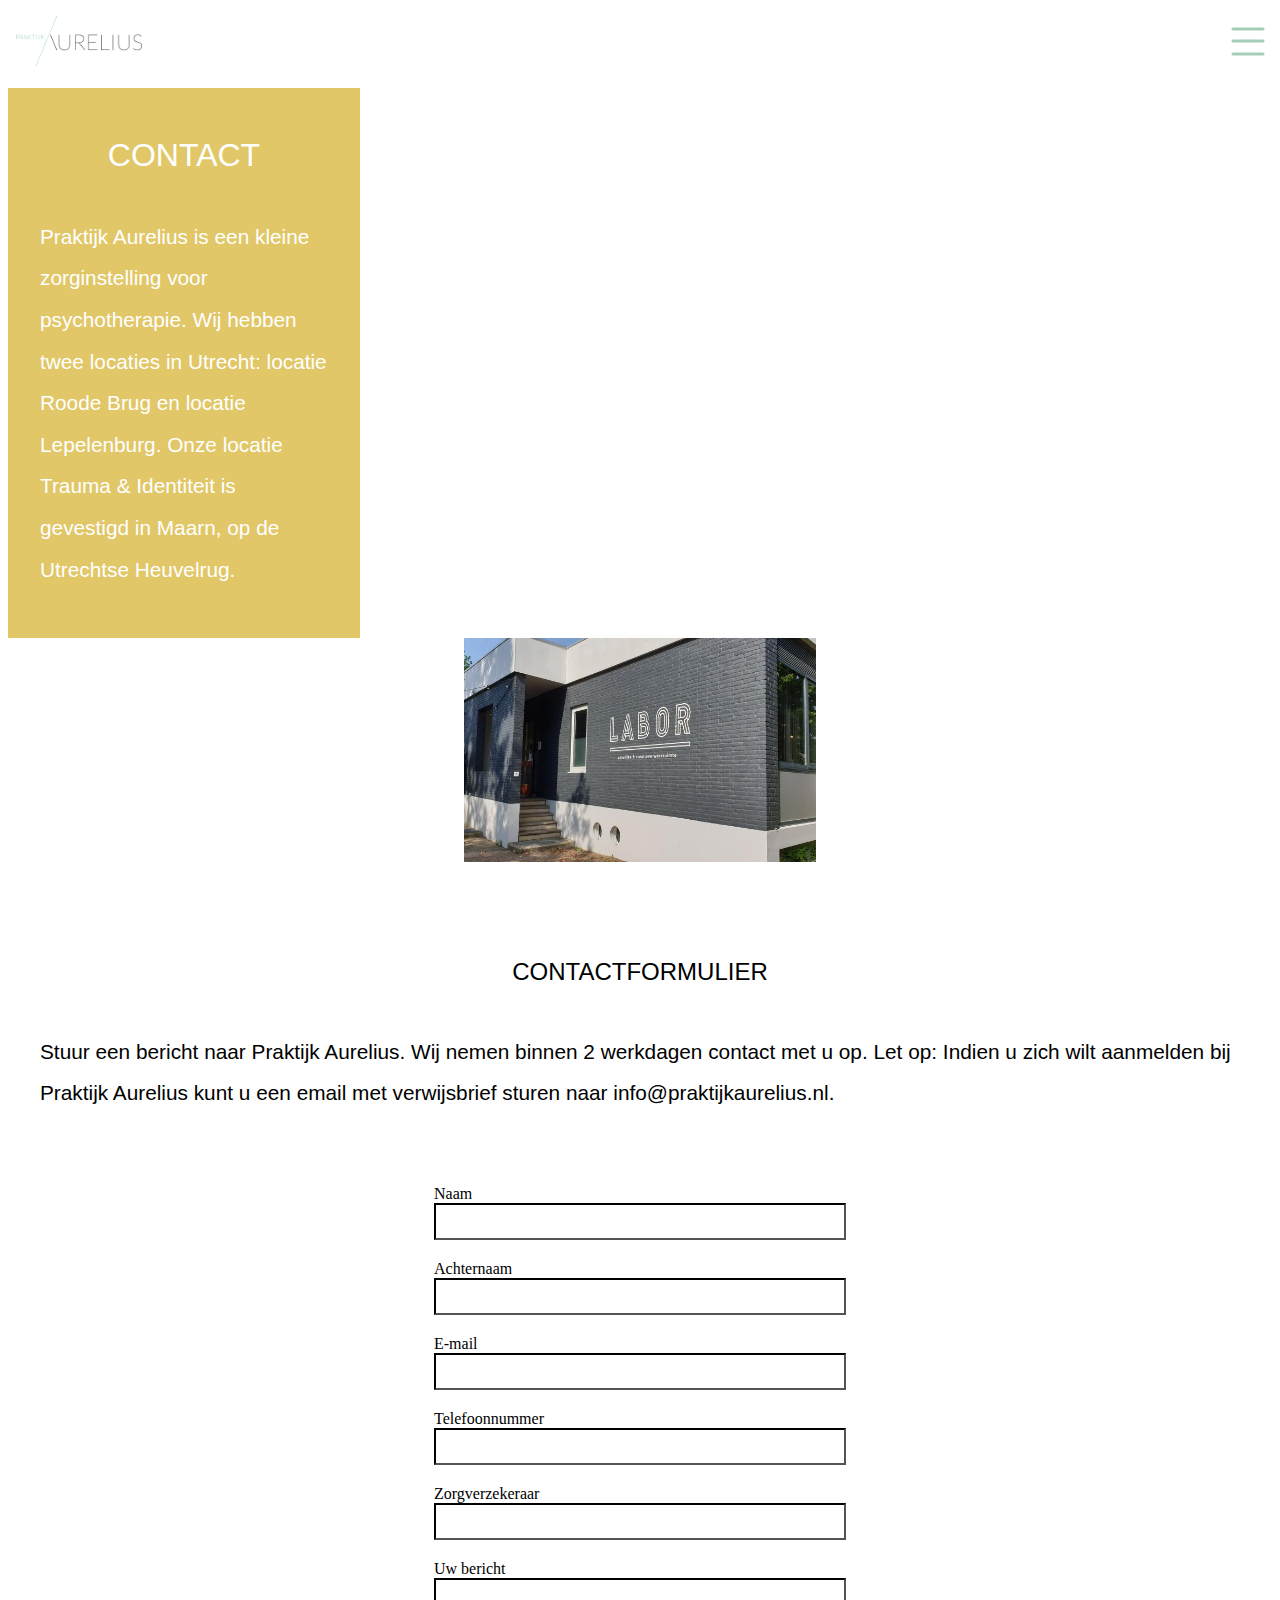
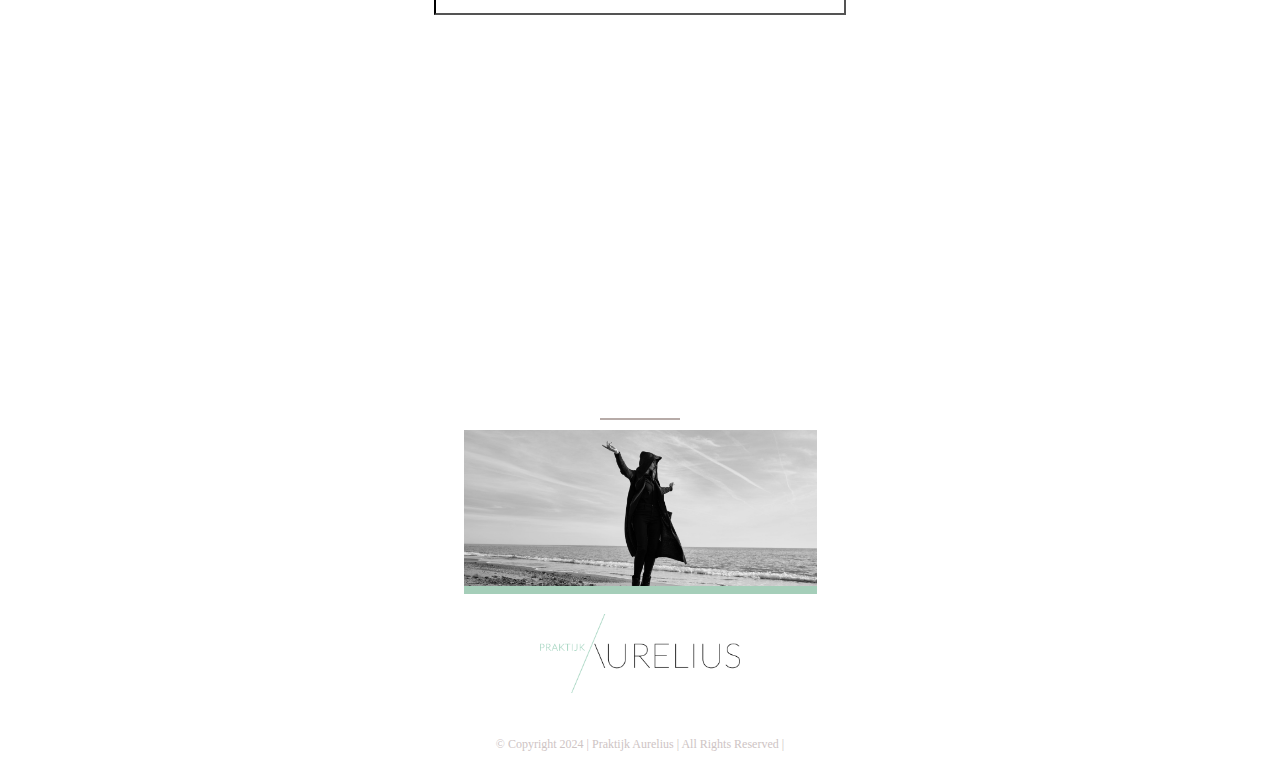
<file: index.html>
<!DOCTYPE html>
<html lang="nl">

<head>
    <meta charset="UTF-8">
	<meta name="author" content="jouw naam">
	<meta name="viewport" content="width=device-width, initial-scale=1">
	
    <title>Team Aurelius</title>

    <link href="styles/style-contact.css" rel="stylesheet">
	<link rel="icon" type="image/svg+xml" href="images/favicon.svg">
</head>


<body>
    <header>
   	 <div class="off-screen-menu">
		<ul>
		<li><a href="/">Home</a></li>
        <li><a href="/">Over Ons</a></li>
        <li><a href="/team.html">Team</a></li>
        <li><a href="/">Nascholing</a></li>
        <li><a href="/">Kwaliteit</a></li>
        <li><a href="/">Privacy</a></li>
        <li><a href="/">Therapie</a></li>
        <li><a href="/">Psychische Klachten</a></li>
        <li><a href="/">Behandelaanbod</a></li>
        <li><a href="/">Tarieven en Vergoeding</a></li>
        <li><a href="/">Aanmeldprocedure</a></li>
        <li><a href="/">Wachttijden</a></li>
        <li><a href="/index.html">contact</a></li>
		</ul>
    </div>

    	<nav>
		
			<img src="images/Logo-Praktijk-Aurelius-120.png" alt="contactpagina van Praktijk Aurelius"> 
		
        <div class="ham-menu">
            <span></span>
            <span></span>
            <span></span>
        </div>

		</nav>
	</header>


	<main>
	<article> 
		<h1>Contact</h1>
		<p>Praktijk Aurelius is een kleine zorginstelling voor psychotherapie. Wij hebben twee locaties in Utrecht: locatie Roode Brug en locatie Lepelenburg. Onze locatie Trauma & Identiteit is gevestigd in Maarn, op de Utrechtse Heuvelrug.</p>
		</article>
		
	
		<article>
		<img src="images/Foto-Labor-website.jpg" alt="foto van locatie Labor in Utrecht">
		</article>
	
		<article>
		<h2>contactformulier</h2>
		<p>Stuur een bericht naar Praktijk Aurelius.
			Wij nemen binnen 2 werkdagen contact met u op. Let op: Indien u zich wilt aanmelden bij Praktijk Aurelius kunt u een email met verwijsbrief sturen naar <a>info@praktijkaurelius.nl.</a></p>
		</article>
	
		<form action="https://praktijkaurelius.nl" autofill>
		<fieldset>
		  <legend> vraag </legend>
		  <label for="naam">Naam</label>
		  <input id="name" required type="text">
	  
		  <label for="achternaam">Achternaam</label>
		  <input id="surname" required type="text">
		  
	
		  <label for="mail" >E-mail</label>
		  <input id="mail" type="email" required>  
	
		  <label for="telefoon" >Telefoonnummer</label>
		  <input id="telefoon" type="number" required>  
	
		  <label for="Insurance" >Zorgverzekeraar</label>
		  <input id="Insurance" type="text" required>  
	
		  <label for="message" >Uw bericht</label>
		  <input id="Insurance" type="text" required>  
		  <p class="feedback">bevestigd</p>
		  <button>Verzenden</button>
		</fieldset>
	  </form>
	</main>	

	<div class="line"></div>

	<footer>
		
		<img src="images/grayscale-photography-of-woman-standing-on-seashore-2174609-scaled-e1579122902170.jpg" alt="foto">
		

		<img src="images/Logo-Praktijk-Aurelius-120.png" alt="Einde van de pagina er zijn meer links hier beneden.">
		<p>© Copyright 2024   |   Praktijk Aurelius   |   All Rights Reserved   | </p>
		
	</footer>

</body>

<script src="scripts/script.js"></script>
</html>
</file>
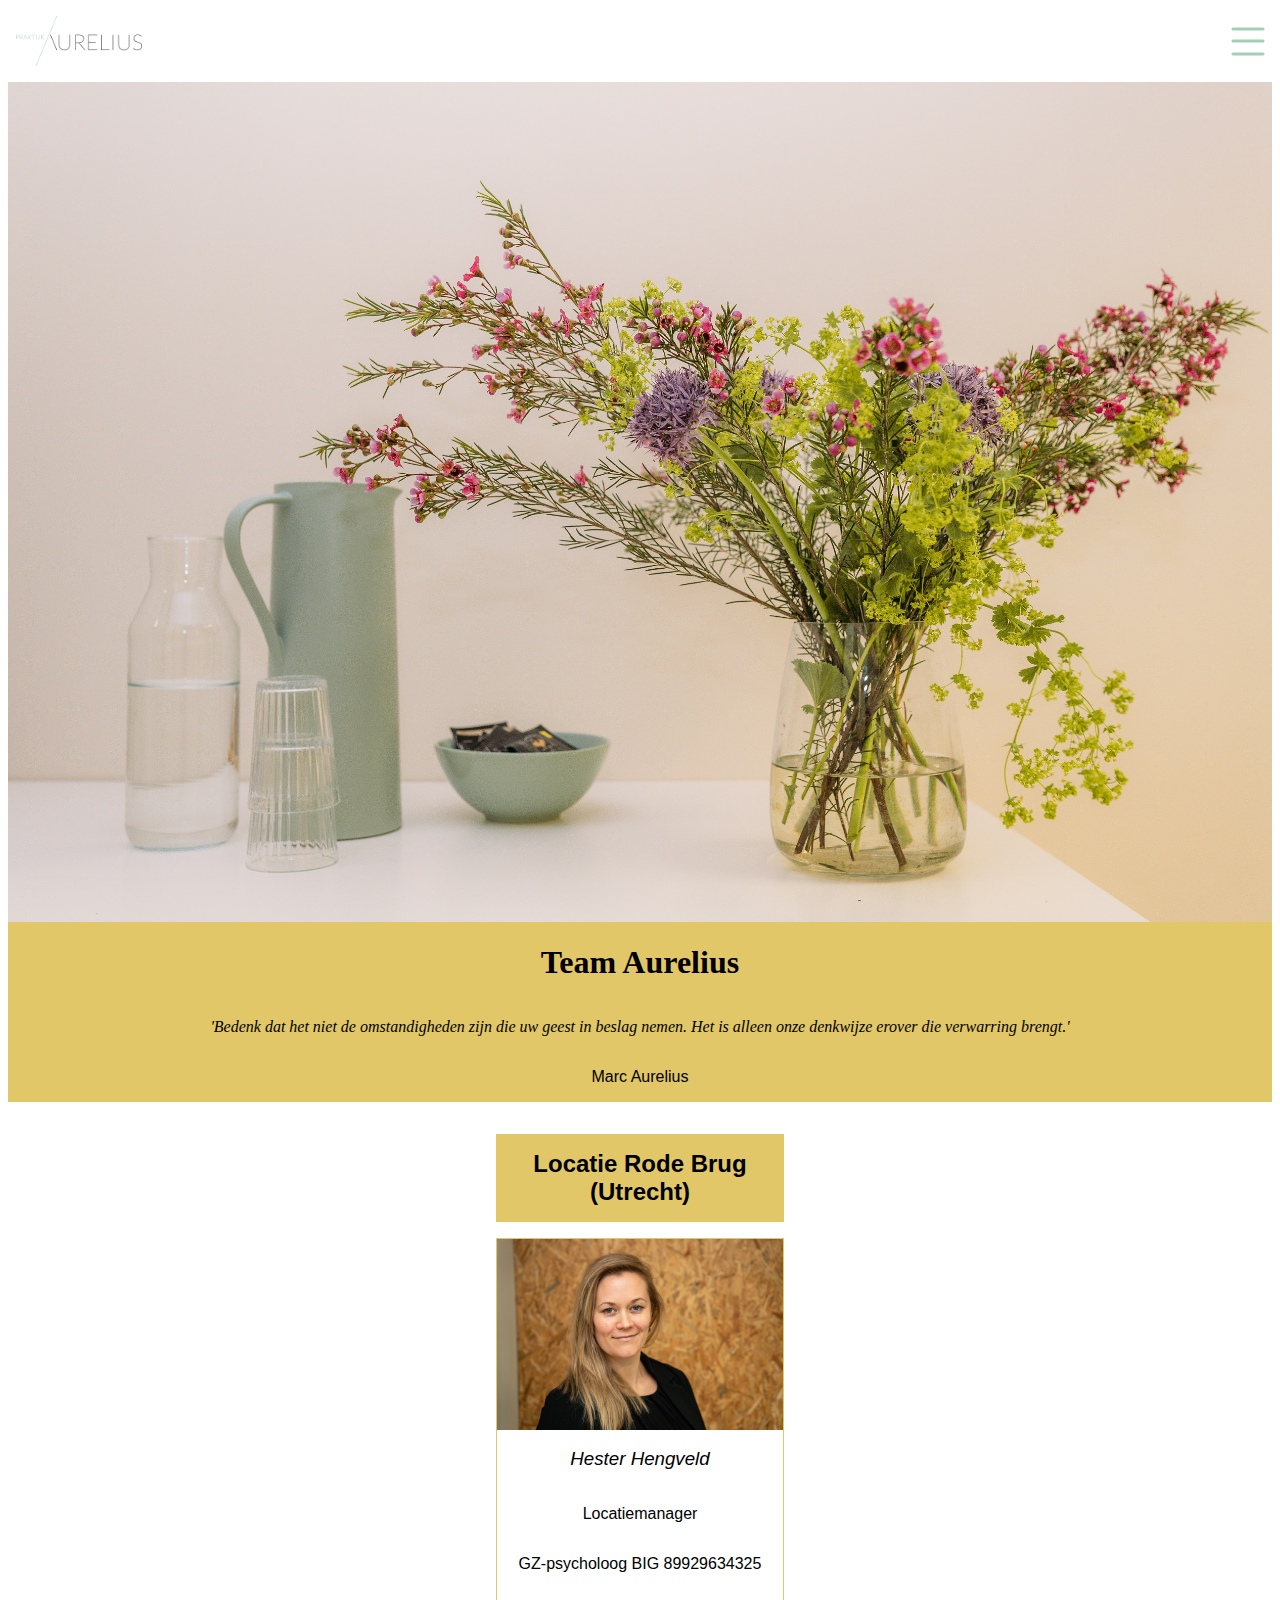
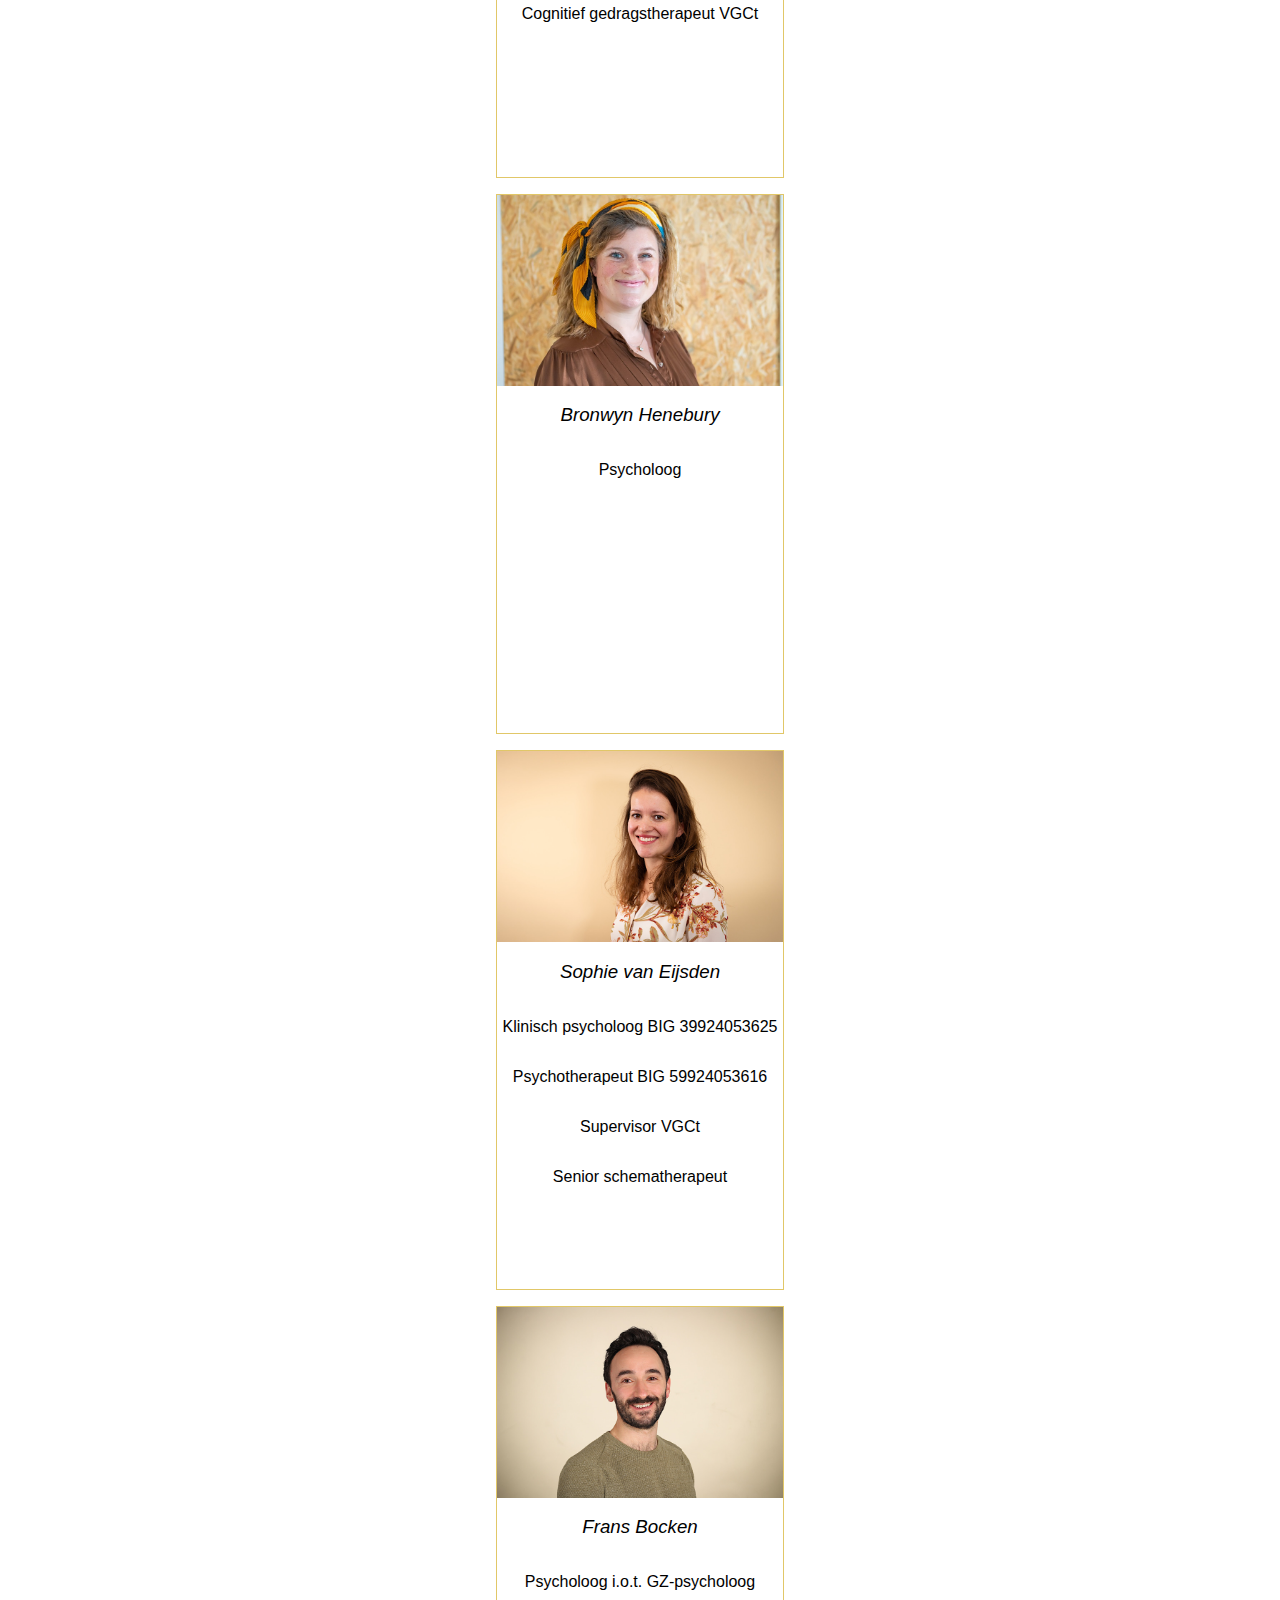
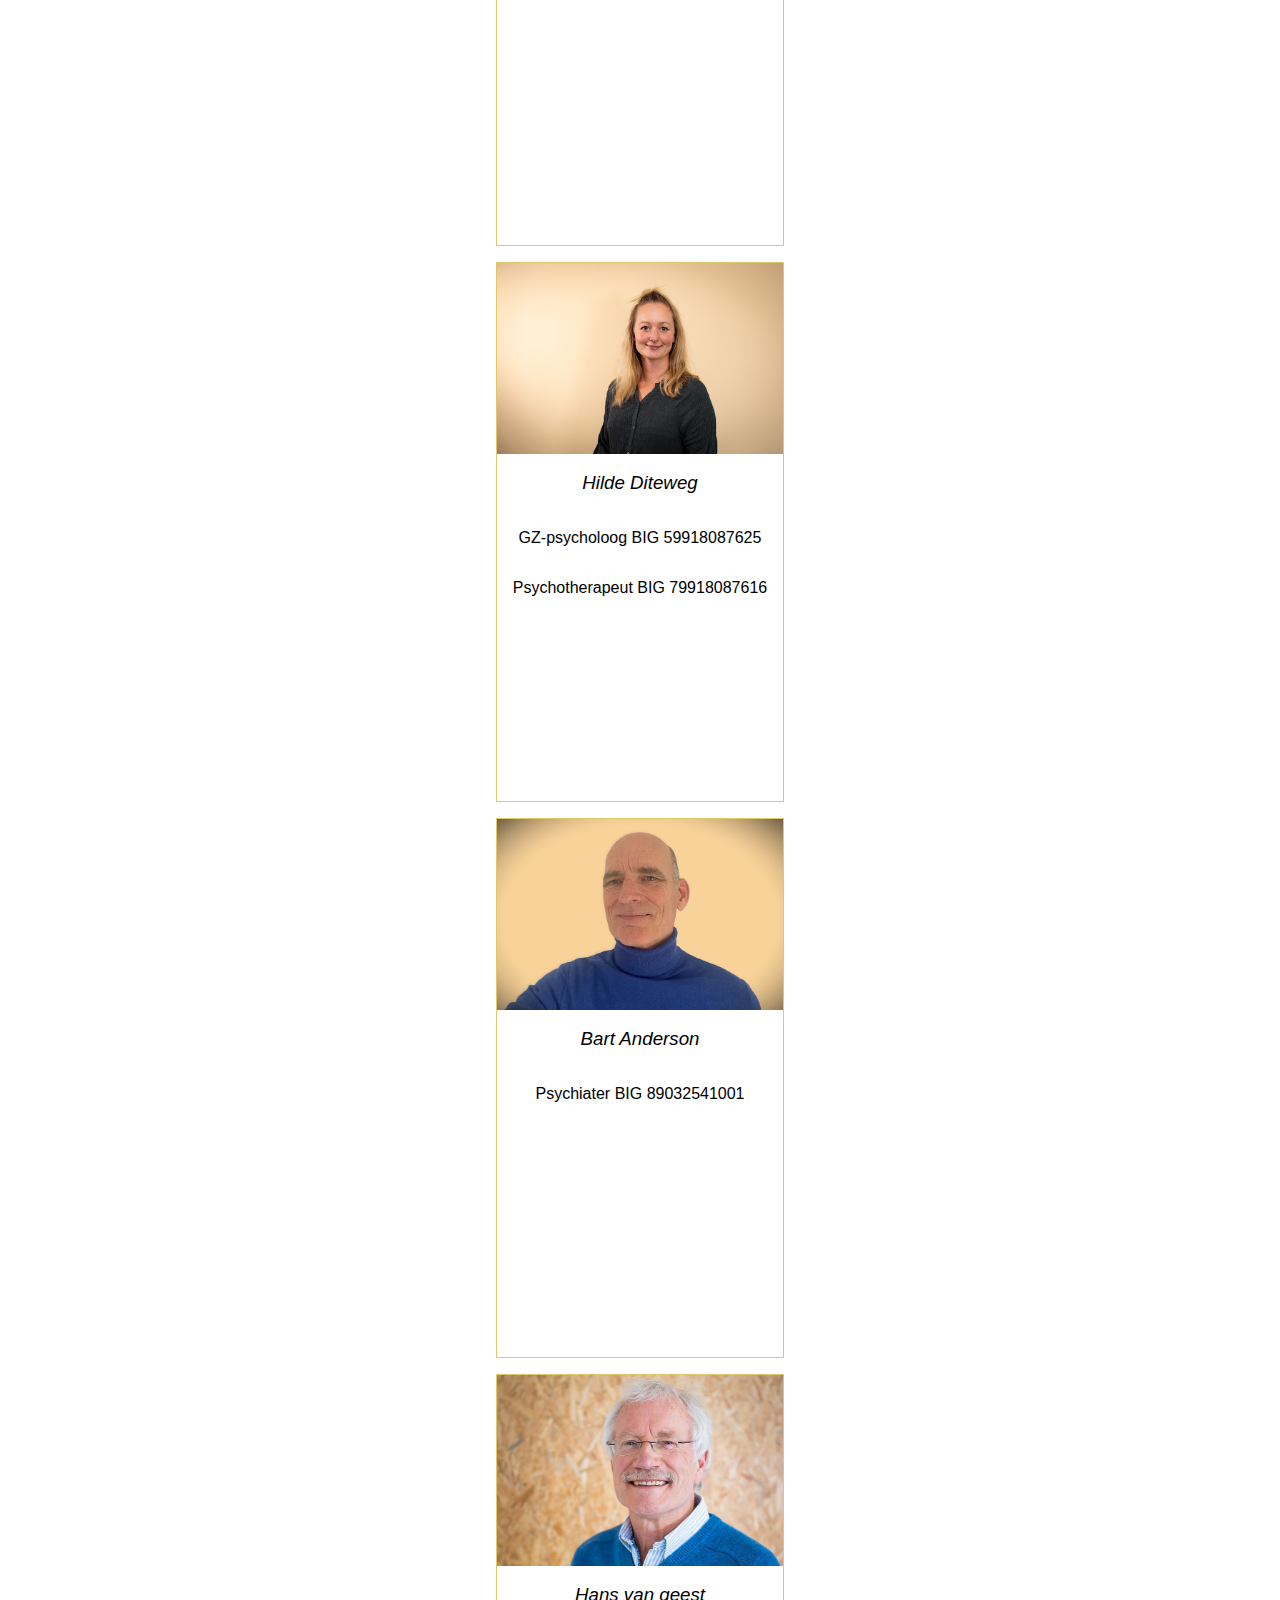
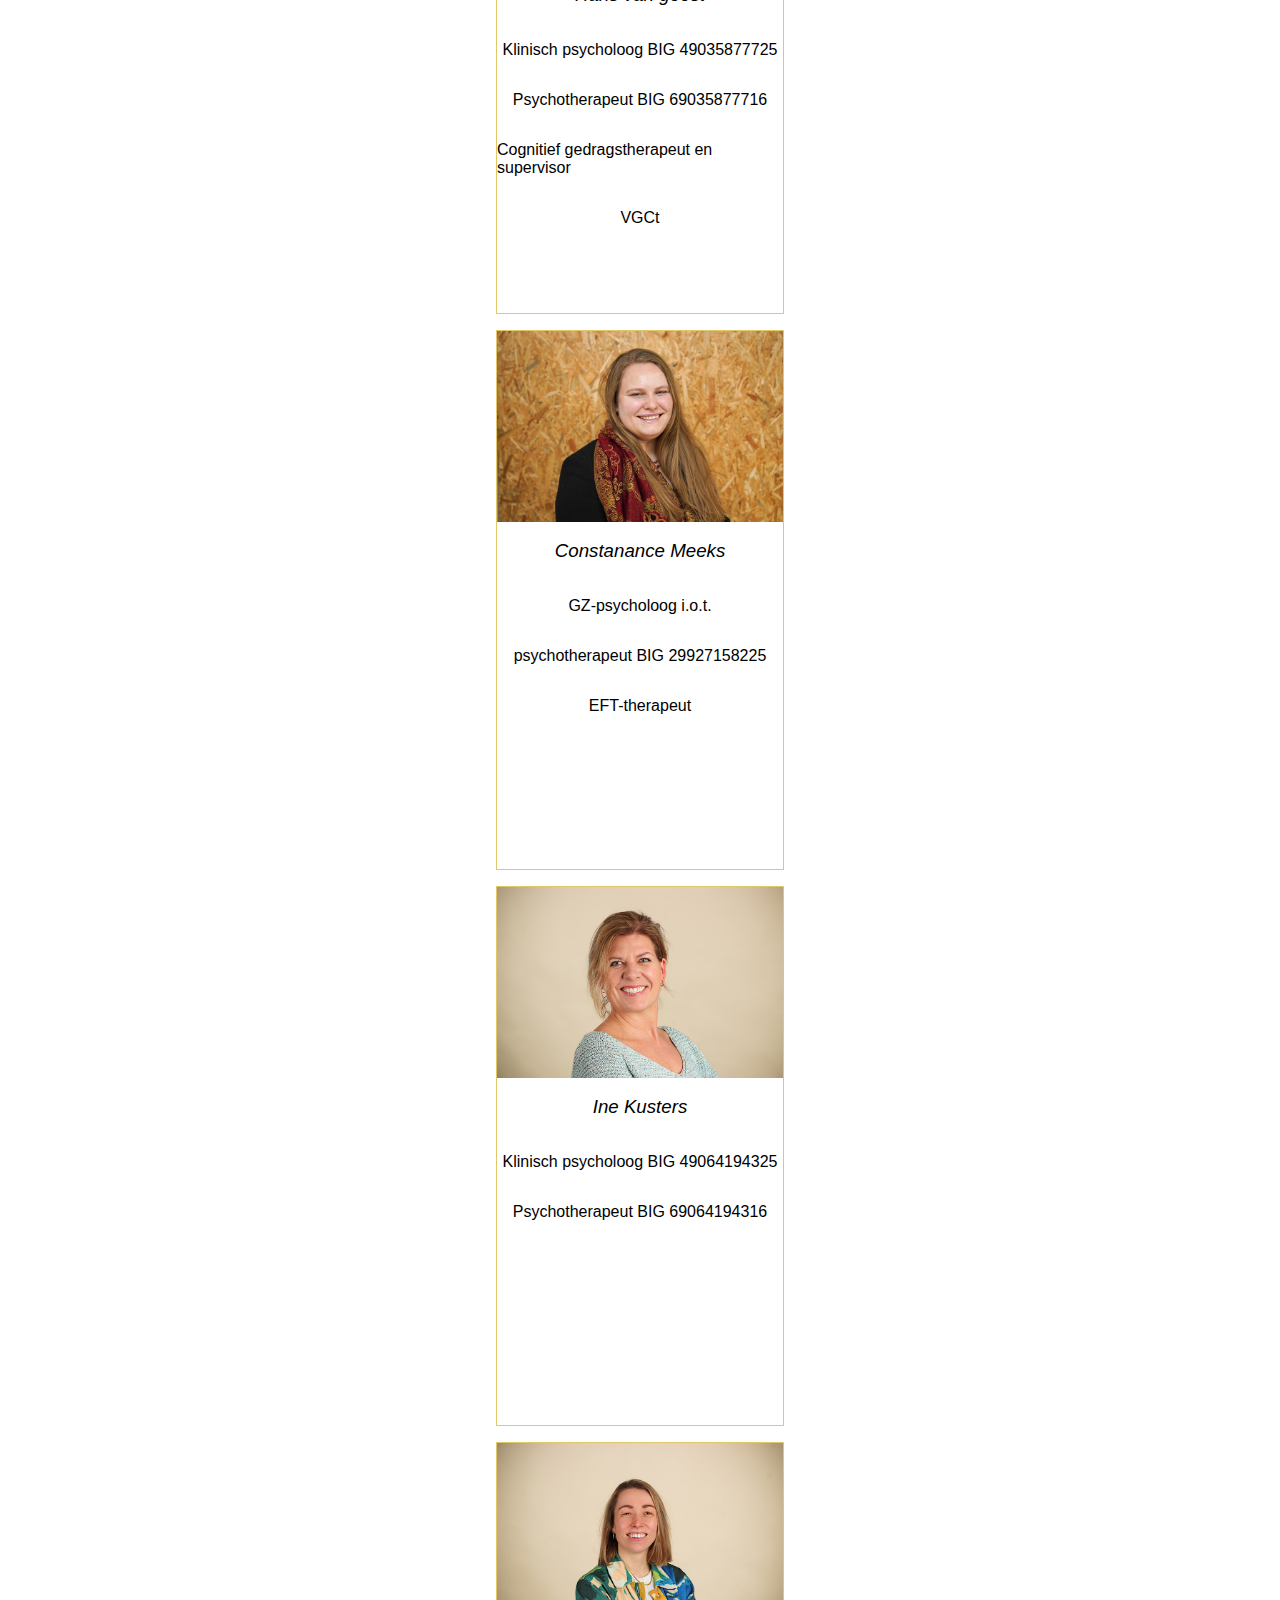
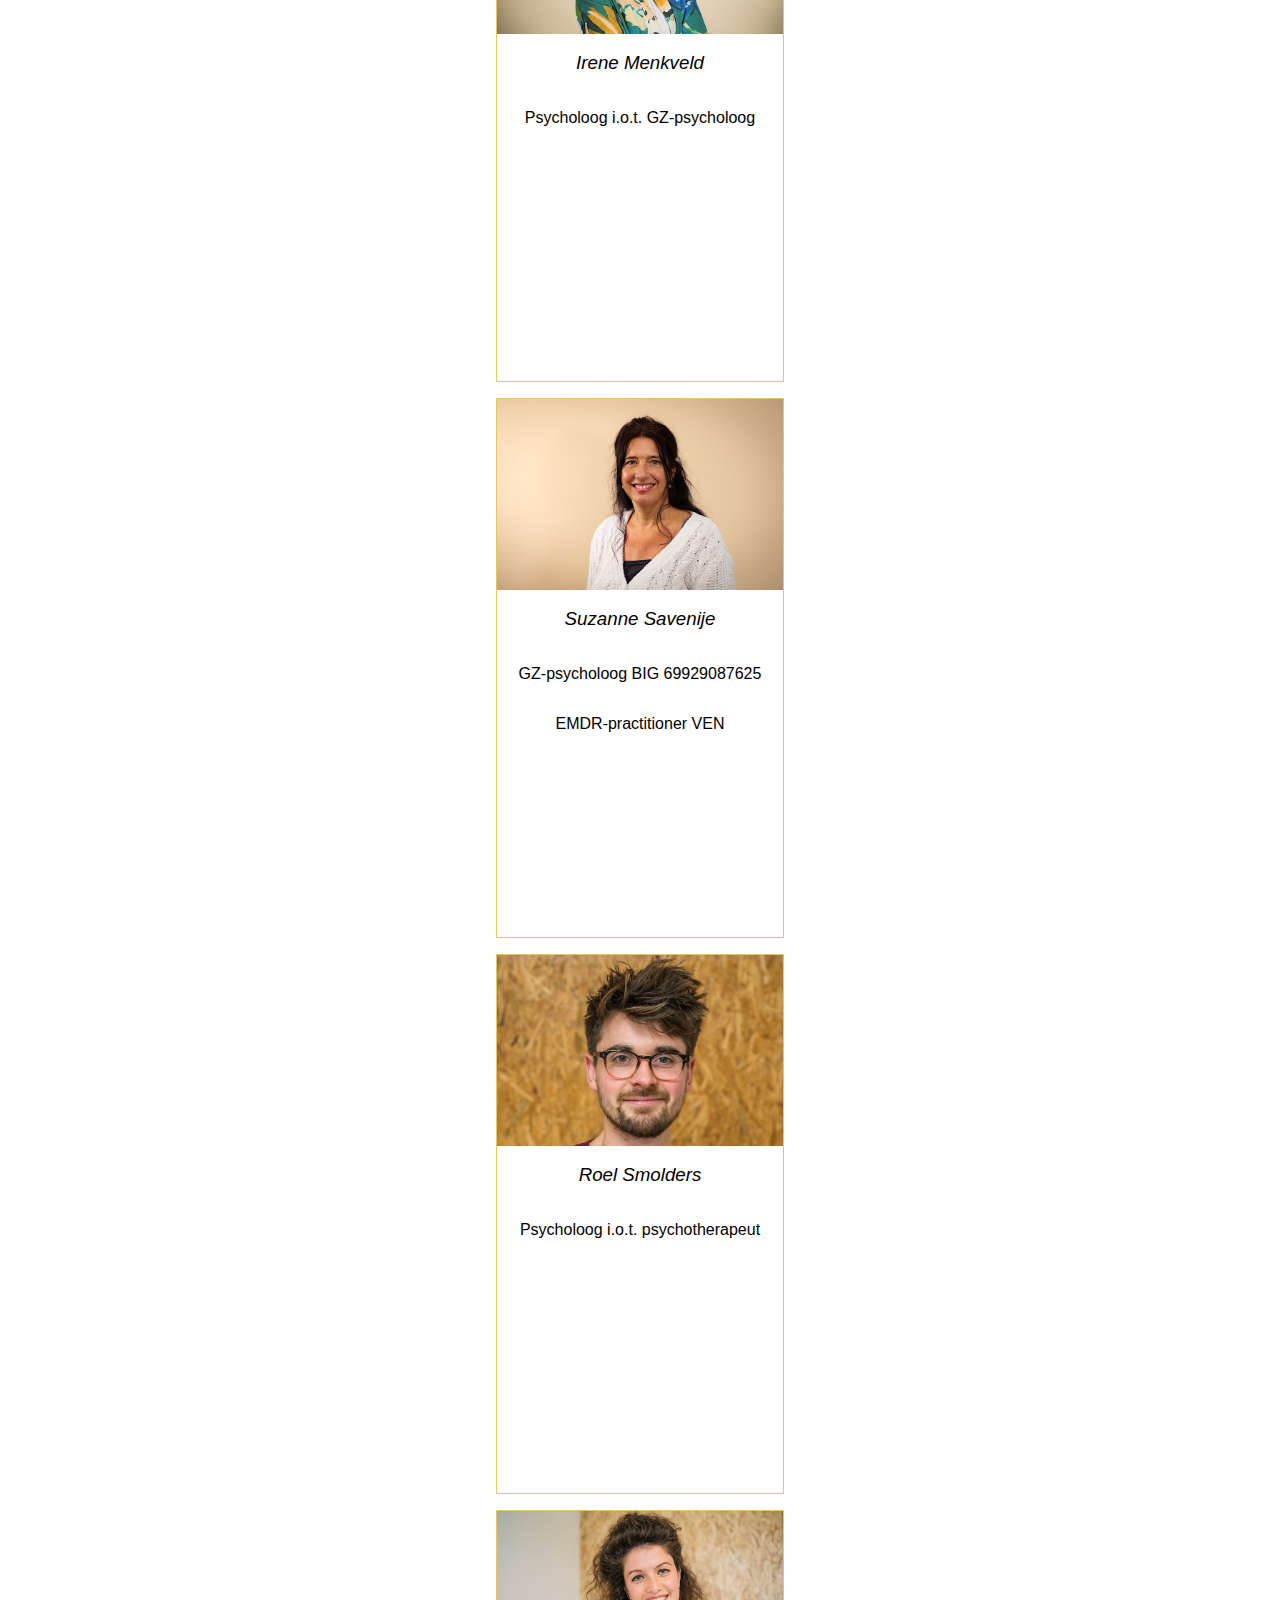
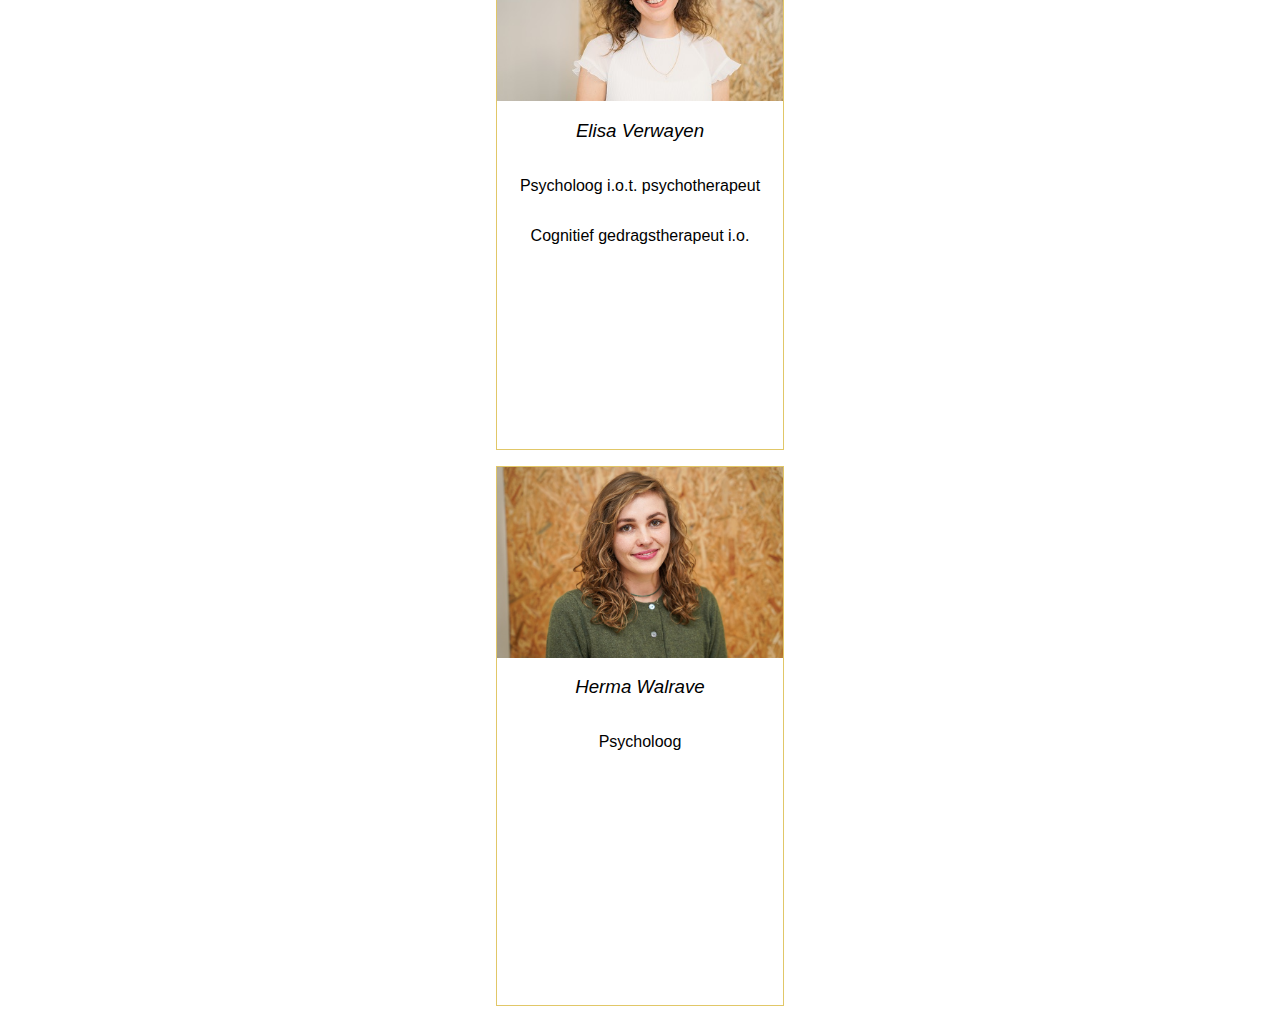
<file: team.html>
<!DOCTYPE html>
<html lang="nl">

<head>
    <meta charset="UTF-8">
	<meta name="author" content="jouw naam">
	<meta name="viewport" content="width=device-width, initial-scale=1">
	
    <title>Team Aurelius</title>

    <link href="styles/style-team.css" rel="stylesheet">
	<link rel="icon" type="image/svg+xml" href="images/favicon.svg">
</head>


<body>
    <header>
    <div class="off-screen-menu">
		<ul>
			<li><a href="/">Home</a></li>
        <li><a href="/">Over Ons</a></li>
        <li><a href="/team.html">Team</a></li>
        <li><a href="/">Nascholing</a></li>
        <li><a href="/">Kwaliteit</a></li>
        <li><a href="/">Privacy</a></li>
        <li><a href="/">Therapie</a></li>
        <li><a href="/">Psychische Klachten</a></li>
        <li><a href="/">Behandelaanbod</a></li>
        <li><a href="/">Tarieven en Vergoeding</a></li>
        <li><a href="/">Aanmeldprocedure</a></li>
        <li><a href="/">Wachttijden</a></li>
        <li><a href="/index.html">contact</a></li>
		</ul>
    </div>

    <nav>
		<img src="images/Logo-Praktijk-Aurelius-120.png" alt="homepagina van Praktijk Aurelius"> 
		
        <div class="ham-menu">
            <span></span>
            <span></span>
            <span></span>
        </div>


	</nav>
</header>


<article>
    <img src= "images/Bloemen-Aurelius.jpg" alt="teams pagina">
    <h1>Team Aurelius</h1>
<blockquote> <cite>'Bedenk dat het niet de omstandigheden zijn die uw geest in beslag nemen. Het is alleen onze denkwijze erover die verwarring brengt.'</cite></blockquote>
    <p>Marc Aurelius</p>
</article>

<section>
    <h2>Locatie Rode Brug (Utrecht)</h2>


    <article>
        <img src="images/Hester_Hengeveld.jpg" alt="foto van Hester Hengveld"> 
        <h3>Hester Hengveld</h3>
        <p>Locatiemanager</p>
        <p>GZ-psycholoog BIG 89929634325</p>
        <p>Cognitief gedragstherapeut VGCt</p>
    </article>

    <article>
        <img src="images/Bronwyn-Henebury.jpg" alt="foto van Bronwyn Henbury"> 
        <h3>Bronwyn Henebury</h3>
        <p>Psycholoog</p>
    </article>

    <article>
        <img src="images/Sophie_van_Eijsden.jpg" alt="foto van Sophie"> 
        <h3>Sophie van Eijsden</h3>
        <p>Klinisch psycholoog BIG 39924053625</p>
        <p>Psychotherapeut BIG 59924053616</p>
        <p>Supervisor VGCt</p>
        <p>Senior schematherapeut</p>
    </article>

    <article>
        <img src="images/Frans-Bocken.jpg" alt="foto van Frans Bocken">
        <h3>Frans Bocken</h3>
        <p>Psycholoog i.o.t. GZ-psycholoog</p>
    </article>

    <article>
        <img src="images/Hilde-Diteweg.jpg" alt="foto van Hilde Diteweg">
        <h3>Hilde Diteweg</h3>
        <p>GZ-psycholoog BIG 59918087625</p>
        <p>Psychotherapeut BIG 79918087616</p>
    </article>

    <article>
        <img src="images/IMG_0140-e1714036901499.jpeg" alt="foto van Bart Anderson">
        <h3>Bart Anderson</h3>
        <p>Psychiater BIG 89032541001</p>
    </article>

    <article>
        <img src="images/Hans-van-Geest.jpg" alt="foto van Hans van Geest">
        <h3>Hans van geest</h3>
        <p>Klinisch psycholoog BIG 49035877725</p>
        <p>Psychotherapeut BIG 69035877716</p>
        <p>Cognitief gedragstherapeut en supervisor</p>
        <p>VGCt</p>
    </article>

    <article>
        <img src="images/Constance_Meeks.jpg" alt="foto van Constanance">
        <h3>Constanance Meeks</h3>
        <p>GZ-psycholoog i.o.t. </p>
        <p>psychotherapeut BIG 29927158225</p>
        <p>EFT-therapeut</p>
    </article>

    <article>
        <img src="images/Ine-Kusters.jpg" alt="foto van Ine Kusters">
        <h3>Ine Kusters</h3>
        <p>Klinisch psycholoog BIG 49064194325</p>
        <p>Psychotherapeut BIG 69064194316</p>
    </article>

    <article>
        <img src="images/Irene-Menkveld.jpg" alt="foto van Irene Menkveld">
        <h3>Irene Menkveld</h3>
        <p>Psycholoog i.o.t. GZ-psycholoog</p>
    </article>

    <article>
        <img src="images/Suzanne_Savenije.jpg" alt="foto van Suzanne Savenije">
        <h3>Suzanne Savenije</h3>
        <p>GZ-psycholoog BIG 69929087625</p>
        <p>EMDR-practitioner VEN</p>
    </article>

    <article>
        <img src="images/Roel-Smolders.jpg" alt="foto van Roel Smolders">
        <h3>Roel Smolders</h3>
        <p>Psycholoog i.o.t. psychotherapeut</p>
    </article>

    <article>
        <img src="images/Elisa-Verwayen.jpg" alt="foto van Elisa Verwayen">
        <h3>Elisa Verwayen</h3>
        <p>Psycholoog i.o.t. psychotherapeut</p>
        <p>Cognitief gedragstherapeut i.o.</p>
    </article>

    <article>
        <img src="images/Herma_Walrave.jpg" alt="foto van Herma Walrave">
        <h3>Herma Walrave</h3>
        <p>Psycholoog</p>
    </article>

</section>
<script src="scripts/script.js"></script>
</body>
</html>
</file>
<file: styles/style-contact.css>
/**************/
/* CSS REMEDY */
/**************/
*, *::after, *::before {
  box-sizing:border-box;  
}






/*********************/
/* CUSTOM PROPERTIES */
/*********************/
:root {
	/* startje */
	--color-text:#111;
	--color-background:#eee;
	--color-border: #e1c768;
	--color-turquiose: #a5ceb9;
}





/****************/
/* JOUW STYLING */
/****************/

/* jouw code */

/*******************/
/* Off-screen menu */
/* youtube video*/
/*******************/

.off-screen-menu {
	background-color: var(--color-background);
    height: 100vh;
    width: 100%;
    max-width: 360px;
    position: fixed;
    top: 0;
    right: -570px;
    display: flex;
    flex-direction: column;
    justify-content: center;
    align-items: center;
	text-align: right;
    font-size: 1rem;
    transition: .3s ease; 
}

.off-screen-menu.active {
    right: 0;
}

/*************/
/* NAVIGATIE */
/*************/

nav {
	
	padding: 1rem;
	background-color: #fff;
	display: flex;
	flex-direction: row;
	justify-content: space-between;
	align-items: center;

}

nav img{
	height: 50px;
	width:auto;
	margin-right: 100px;
}

/******************/
/* Hamburger menu */
/******************/


.ham-menu {
    height: 50px;
    width: 33px;
    position: relative;
}

.ham-menu span {
    height: 3px;
    width: 100%;
    background-color: var(--color-turquiose);
    border-radius: 25px;
    position: absolute;
	top: 50%;
	left: 50%;
	transform: translate(-50%, -50%);
    transition: .3s ease;
	transform-origin: 0;
}

/**********************/
/* spatie tussen spans*/
/**********************/

.ham-menu span:nth-child(1) {
    top: 25%;
}

.ham-menu span:nth-child(3) {
    top: 75%;
}
/********************************/
/* Om de vorm van een X te maken*/
/********************************/

.ham-menu.active span:nth-child(1) {
    top: 50%;
	rotate:45deg;
	
}

.ham-menu.active span:nth-child(2) {
    opacity: 0;
}

.ham-menu.active span:nth-child(3) {
    top: 50%;
	rotate:-45deg;
	
}

/********************/
/* List in ham menu*/
/* zit in de header voor de off.page functie*/
/********************/
header ul{
	list-style: none;
	line-height: 1.75rem;
	text-align: center;
	text-transform: uppercase;
	font-family: sans-serif;
	font-weight: thin;
	
}
/*hulp van assistent*/
li a {
	text-decoration: none;
	color: var(--color-text);
	cursor: pointer;

}

/*header*/
/*Sabrina heeft mij geholpen*/
header{
	position: fixed;
	width: 100vw;
	top:0;
	z-index: 1;
}


body{
	display: flex;
	flex-direction: column;
	justify-content: center;
	align-items: center;
}

main img:nth-of-type(1){
	width: 336px;
	height: 224px;
}
/****************/
/*eerste article*/
/****************/

/*achtergrond*/
main article:nth-of-type(1) {
	background-color: #e1c768;
	width: 352px;
	height: 550px;
	margin-top: 5rem;
	color: #ffff;
	display: flex;
	flex-direction: column;
	justify-content: center;
	align-items: center;
}

/*h1 */
h1 {
	font-family: sans-serif;
	font-weight: lighter;
	font-size: 2em;
	text-transform: uppercase;
	
}
/*p in the article*/
main article p:nth-of-type(1){
	padding-left:2rem;
	padding-right: 2rem;
	font-family: sans-serif;
	font-weight: lighter;
	font-size: 1.3em;
	line-height: 1.15em;
}

/****************/
/*eerste article*/
/****************/

/*background*/
main article:nth-of-type(2){
	display: flex;
	flex-direction: column;
	justify-content: center;
	align-items: center;
}

main img:nth-of-type(1){
	width: 352px;
}

/* h2 */
h2{
	text-transform: uppercase;
	font-family: sans-serif;
	text-align: center;
	font-weight: lighter;
	margin-top: 3em;
	padding: 1em;
}

main article p:nth-of-type(1){
	line-height: 2em;
}

/*form*/
form {
	display:flex;
	flex-direction:column;
	transition: all .2s;
	padding:1em;
	background: #ffff;
	max-width:30rem;
	margin:0 auto;
	overflow:hidden;
	height: 97vh;
  }
  form:invalid {
	background: #ffff;
  }
  fieldset {
	display:flex;
	flex-direction:column;
	justify-content:center;
	margin-bottom: 1em;
	border:none;
	transition: all .2s;
	padding:1em 1em 0;
	background: #ffff;
	position: relative;
  }
  fieldset + fieldset {
	opacity:0;
	transition:.25s .25s;
	transform:translateX(-120%)
}
fieldset:valid + fieldset {
  opacity:1;
  transform:translateX(0)
  }
  fieldset:valid p {
	display:block;
	color: green;
	background: none;
  }
  fieldset:invalid {
	background: #ffff;
  } 
  fieldset:invalid p{
	display:none;
  }
  legend {
	opacity: 0;
  }
  input {
	border-color:#000;
	padding:.25em;
	font-size: 1.25em;
	margin-bottom: 1em;
	width:100%;
	transition:all .1   s;
	z-index:2;
  }
  input:valid {
	border-color:seaGreen;
	background-color: #ffff;
  } 
  input:invalid {
	border-color: none;
	background: #ffff;
  }
  input:focus {
	transform: scale(1.01, 1.01);
	outline:none;
	box-shadow:0 0 0 3px #ffff;
  }
  input:focus + p.tooltip {
	display:block;
	opacity:1;
	margin-top:-1.3em;
  }
  input:disabled {
	border-color:#ffff;
	background-color: #ffff;
  }
  input::placeholder {
	color: #ffff;
	font-style:italic;
  }
  button {
	font-size: 1.25em;
	flex:0 0 2em;
	transition:all .2s .2s;
	opacity:0;
	width:6em;
	border-radius:.5rem;
	background-color:white;
	color:green;
	outline:none;
	border:none;
	box-shadow:0 0 5px grey;
  }
  form:valid button {
	opacity:1
  }
  button:focus {
	transform: scale(1.1, 1.1);
  }

  .feedback {
	position: absolute;
	top: -2em;
	right: 1em;
	width: 2rem;
	height: 2rem;
	text-align: center;
	line-height: 2rem;
	border-radius: 50%;
	transform:translateY(-3rem);
	z-index:10;
	transition:.25s;
  }
  fieldset:valid .feedback {
	transform:translateY(0)
  }

.line{
	width: 80px;
	border-bottom: 2px solid #b7aba8; 
	margin: 10px 0; 
	
}
  
footer{
	display: flex;
	flex-direction: column;
	justify-content: center;
	align-items: center;
	gap: 20px;
}
footer img:nth-of-type(1){
	width: 353px;
	
	border-bottom: 8px solid #a5ceb9;
  }

  footer img:nth-of-type(2){
	width: 200px;

	
  }
footer p{
	text-align: center;
	font-size: 0.75rem;
	color: rgb(206, 196, 196);
	padding: 1em;
}
</file>
<file: styles/style-team.css>
/**************/
/* CSS REMEDY */
/**************/
*, *::after, *::before {
  box-sizing:border-box;  
}


/*********************/
/* CUSTOM PROPERTIES */
/*********************/
:root {
	/* startje */
	--color-text:#111;
	--color-background:#eee;
	--color-border: #e1c768;
	--color-turquiose: #a5ceb9;
}


/****************/
/* JOUW STYLING */
/****************/


/*******************/
/* Off-screen menu */
/* youtube video*/
/*******************/

.off-screen-menu {
	background-color: var(--color-background);
    height: 100vh;
    width: 100%;
    max-width: 650px;
    position: fixed;
    top: 0;
    right: -650px;
    display: flex;
    flex-direction: column;
    justify-content: center;
    align-items: center;
	text-align: right;
    font-size: 1rem;
    transition: .3s ease; 
}

.off-screen-menu.active {
    right: 0;
}

/*************/
/* NAVIGATIE */
/*************/

nav {
	
	padding: 1rem;
	background-color: #fff;
	display: flex;
	flex-direction: row;
	justify-content: space-between;
	align-items: center;

}

nav img{
	height: 50px;
	width:auto;
	margin-right: 100px;
}

/******************/
/* Hamburger menu */
/******************/


.ham-menu {
    height: 50px;
    width: 33px;
    position: relative;
}

.ham-menu span {
    height: 3px;
    width: 100%;
    background-color: var(--color-turquiose);
    border-radius: 25px;
    position: absolute;
	top: 50%;
	left: 50%;
	transform: translate(-50%, -50%);
    transition: .3s ease;
	transform-origin: 0;
}

/**********************/
/* spatie tussen spans*/
/**********************/

.ham-menu span:nth-child(1) {
    top: 25%;
}

.ham-menu span:nth-child(3) {
    top: 75%;
}
/********************************/
/* Om de vorm van een X te maken*/
/********************************/

.ham-menu.active span:nth-child(1) {
    top: 50%;
	rotate:45deg;
	
}

.ham-menu.active span:nth-child(2) {
    opacity: 0;
}

.ham-menu.active span:nth-child(3) {
    top: 50%;
	rotate:-45deg;
	
}

/********************/
/* List in ham menu*/
/* zit in de header voor de off.page functie*/
/********************/
header ul{
	list-style: none;
	line-height: 1.75rem;
	text-align: center;
	text-transform: uppercase;
	font-family: sans-serif;
	font-weight: thin;
	
}
/*hulp van assistent*/
li a {
	text-decoration: none;
	color: var(--color-text);
	cursor: pointer;

}

/*header*/
/*Sabrina heeft mij geholpen*/
header{
	position: fixed;
	width: 100vw;
	top:0;
	z-index: 1;
}

/**************************/
/* section locatie utrecht*/
/**************************/

section h2{
	margin: 1rem;
	padding: 1rem;
	width: 288px;
	background-color: #e1c768;
	position: sticky;
	top: 3em;
	text-align: center;
	font-family: sans-serif;

}

/*********************/
/*Alle 'p' in mn html*/
/*********************/
p{
	font-family: sans-serif;
}



/********************/
/*Alle h3 in mn html*/
/********************/

h3{
	font-family: sans-serif;
	font-style: italic;
	font-weight: normal;
}


/*******************************************************/
/*vormgeving body (flex) omdat het de mobile versie is */
/*Geholpen door assistent */
/*******************************************************/

body{
	display: flex;
	flex-direction: column;
	justify-content: center;
	align-items: center;
	margin-top: 4rem;
}

/*bento box oefening*/
img{
	width: 100%;
}


section article{
	display: flex; 
	flex-direction: column;
	justify-content: flex-start;
	align-items: center;
	margin: 1em;
	width: 18em;
	height:	60svh;
	border:var(--color-border) solid 1px;

	
}
body > article {
	display: flex;
	flex-direction: column;
	justify-content: flex-start;
	align-items: center;
	margin: 1em;
	width: 100%;
	background: var(--color-border);
}
</file>
